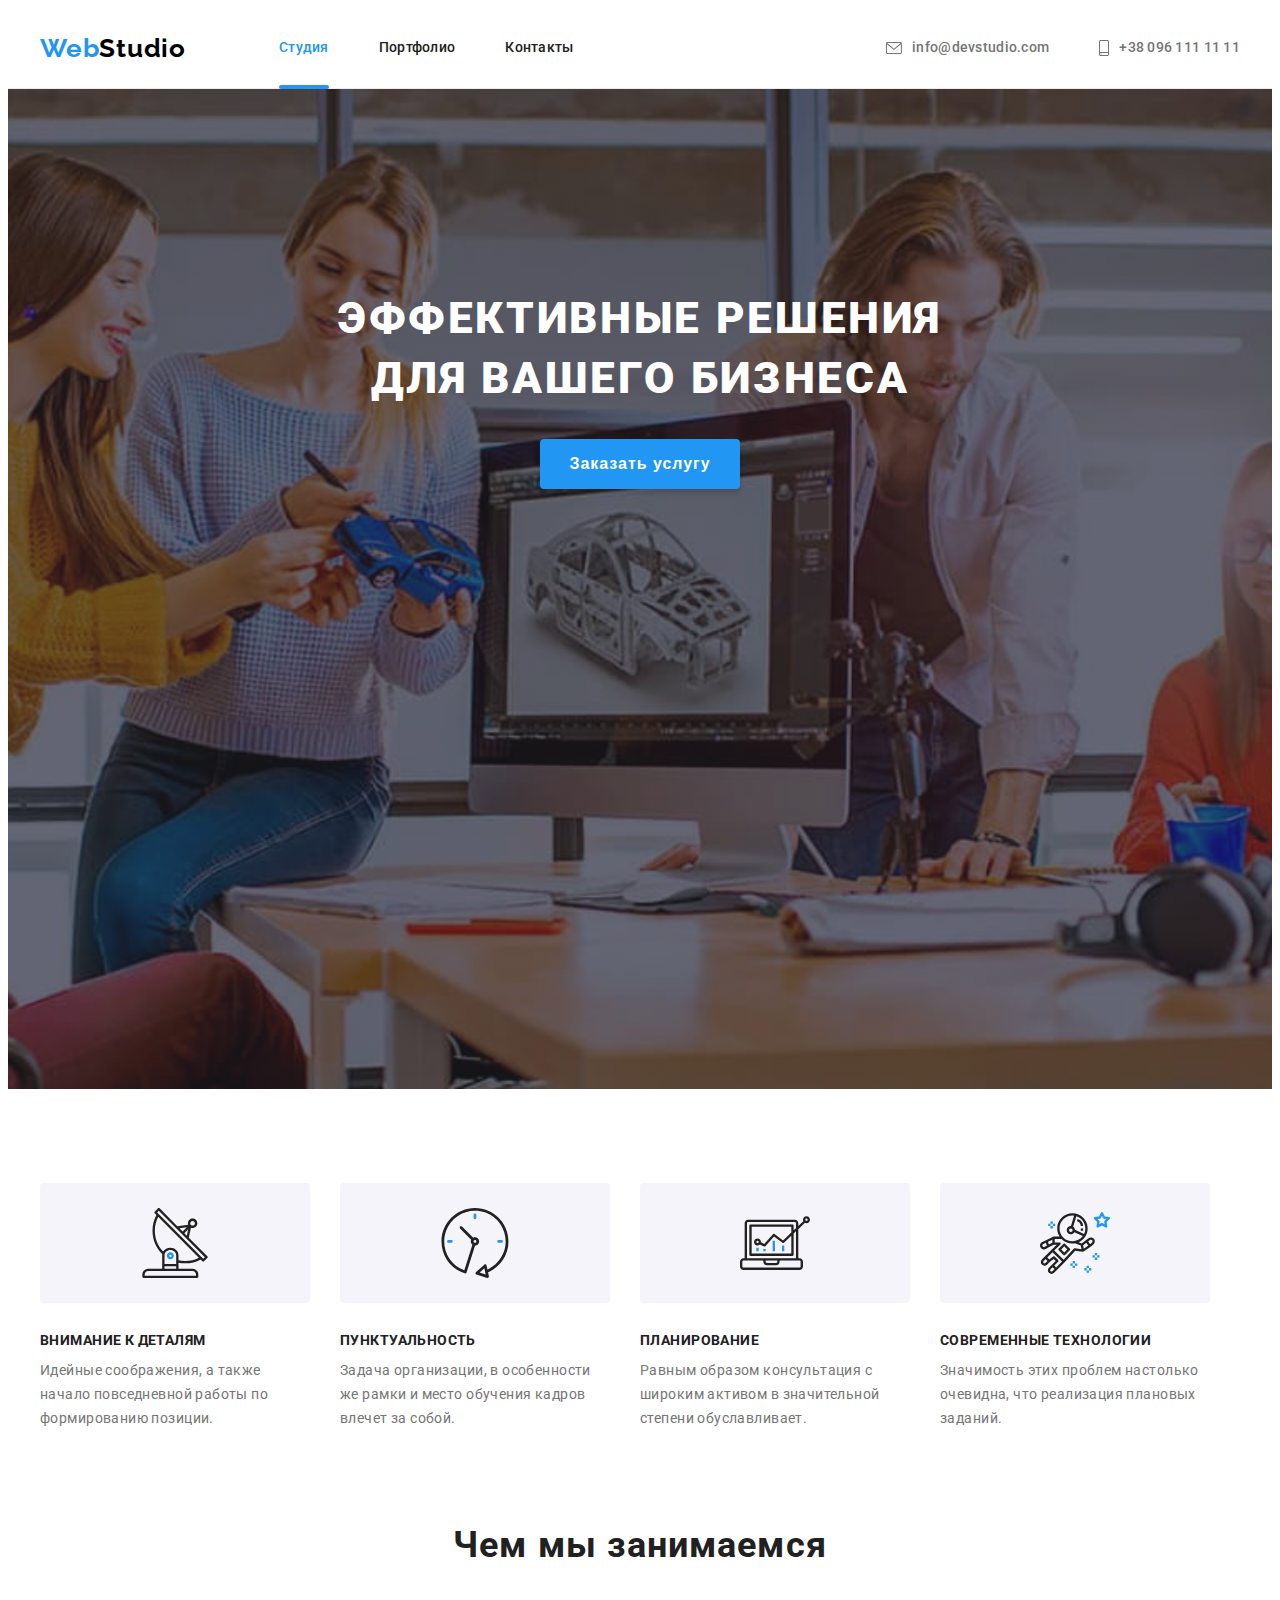
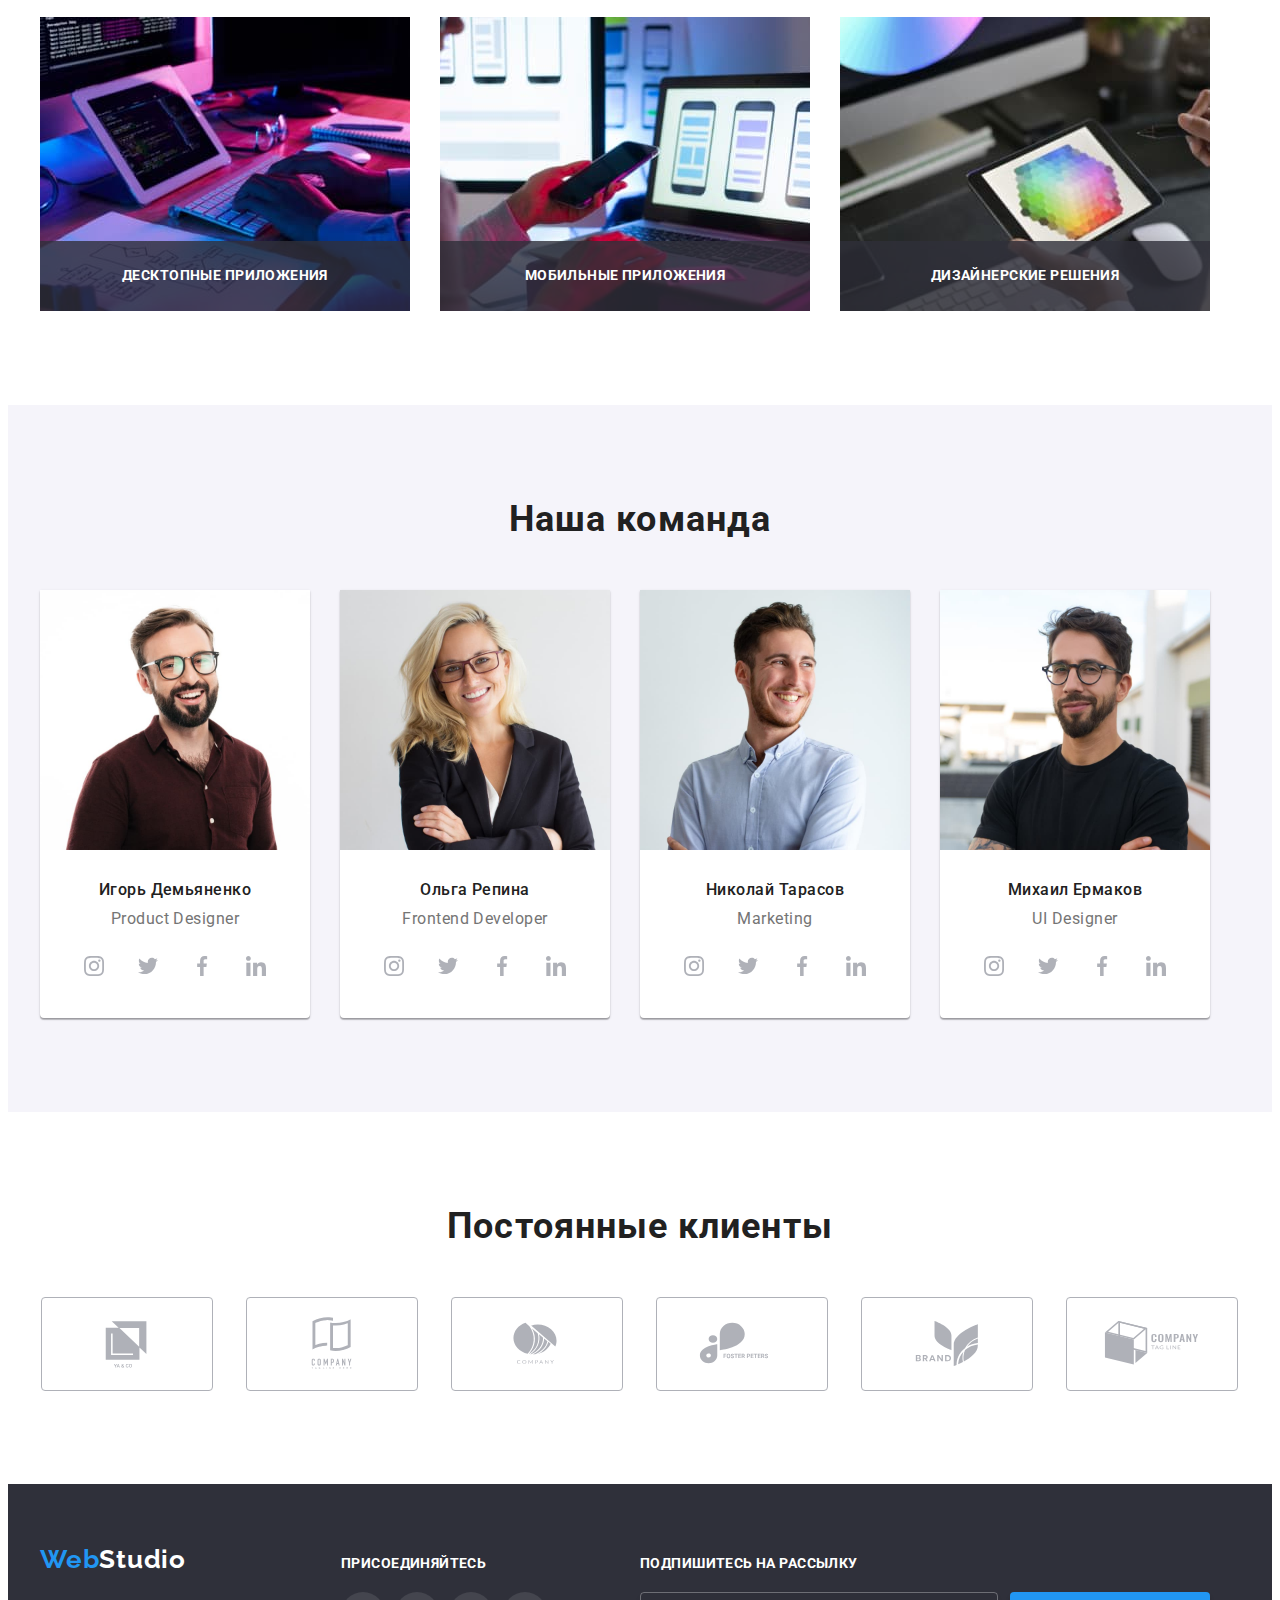
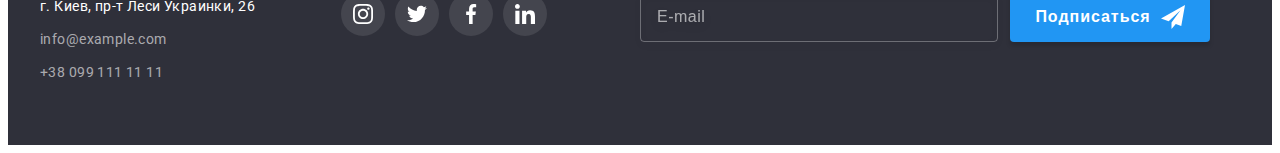
<file: index.html>
<!DOCTYPE html>
<html lang="ru">
  <head>
    <meta charset="UTF-8" />
    <meta http-equiv="X-UA-Compatible" content="IE=edge" />
    <meta name="viewport" content="width=device-width, initial-scale=1.0" />
    <title>WebStudio</title>
    <link rel="preconnect" href="https://fonts.googleapis.com" />
    <link rel="preconnect" href="https://fonts.gstatic.com" crossorigin />
    <link
      href="https://fonts.googleapis.com/css2?family=Raleway:wght@700&family=Roboto:wght@400;500;700;900&display=swap"
      rel="stylesheet"
    />
    <link
      rel="stylesheet"
      href="https://cdnjs.cloudflare.com/ajax/libs/modern-normalize/1.1.0/modern-normalize.min.css"
      integrity="sha512-wpPYUAdjBVSE4KJnH1VR1HeZfpl1ub8YT/NKx4PuQ5NmX2tKuGu6U/JRp5y+Y8XG2tV+wKQpNHVUX03MfMFn9Q=="
      crossorigin="anonymous"
      referrerpolicy="no-referrer"
    />
    <link rel="stylesheet" href="./css/main.min.css" />
  </head>
  <body>
    <!-- Шапка сайта -->
    <header class="header">
      <div class="container header__container">
        <nav class="site-nav">
          <a class="logo header__logo" href="./index.html" lang="en"
            >Web<span class="logo__text">Studio</span></a
          >
          <ul class="nav-list">
            <li class="nav-list__item">
              <a class="nav-list__link nav-list__link--current" href="./index.html">Студия</a>
            </li>
            <li class="nav-list__item">
              <a class="nav-list__link" href="./portfolio.html">Портфолио</a>
            </li>
            <li class="nav-list__item"><a class="nav-list__link" href="">Контакты</a></li>
          </ul>
        </nav>
        <ul class="contact">
          <li class="contact__item">
            <a class="contact__link" href="mailto:info@devstudio.com"
              ><svg class="contact__icon" width="16" height="12">
                <use href="images/icons.svg#envelope"></use>
              </svg>
              info@devstudio.com
            </a>
          </li>
          <li class="contact__item">
            <a class="contact__link" href="tel:+380961111111">
              <svg class="contact__icon" width="10" height="16">
                <use href="images/icons.svg#smartphone"></use>
              </svg>
              +38 096 111 11 11
            </a>
          </li>
        </ul>
      </div>
    </header>
    <main>
      <!-- Герой -->
      <section class="hero">
        <div class="container">
          <h1 class="hero__title">Эффективные решения для вашего бизнеса</h1>
          <button class="button" type="button" data-modal-open>Заказать услугу</button>
        </div>
      </section>
      <!-- Преимущества -->
      <section class="section">
        <div class="container">
          <h2 class="visually-hidden">Преимущества компании</h2>
          <ul class="benefits">
            <li class="benefits__item">
              <div class="benefits__icon-container">
                <svg class="benefits__icon" width="70" height="70">
                  <use href="./images/icons.svg#antenna"></use>
                </svg>
              </div>
              <h3 class="benefits__title">Внимание к деталям</h3>
              <p class="benefits__desc">
                Идейные соображения, а также начало повседневной работы по формированию позиции.
              </p>
            </li>
            <li class="benefits__item">
              <div class="benefits__icon-container">
                <svg class="benefits__icon" width="70" height="70">
                  <use href="./images/icons.svg#clock"></use>
                </svg>
              </div>
              <h3 class="benefits__title">Пунктуальность</h3>
              <p class="benefits__desc">
                Задача организации, в особенности же рамки и место обучения кадров влечет за собой.
              </p>
            </li>
            <li class="benefits__item">
              <div class="benefits__icon-container">
                <svg class="benefits__icon" width="70" height="70">
                  <use href="./images/icons.svg#diagram"></use>
                </svg>
              </div>
              <h3 class="benefits__title">Планирование</h3>
              <p class="benefits__desc">
                Равным образом консультация с широким активом в значительной степени обуславливает.
              </p>
            </li>
            <li class="benefits__item">
              <div class="benefits__icon-container">
                <svg class="benefits__icon" width="70" height="70">
                  <use href="./images/icons.svg#astronaut"></use>
                </svg>
              </div>
              <h3 class="benefits__title">Современные технологии</h3>
              <p class="benefits__desc">
                Значимость этих проблем настолько очевидна, что реализация плановых заданий.
              </p>
            </li>
          </ul>
        </div>
      </section>
      <!-- Рабочие процессы -->
      <section class="section section--no-padding-top">
        <div class="container">
          <h2 class="section__title">Чем мы занимаемся</h2>
          <ul class="process-list">
            <li class="process-list__item">
              <img
                src="./images/what-we-do-img-1.jpg"
                alt="сотрудник печатает текст"
                width="370"
                height="294"
              />
              <h3 class="process-list__title">Десктопные приложения</h3>
            </li>
            <li class="process-list__item">
              <img
                src="./images/what-we-do-img-2.jpg"
                alt="сотрудник выбирает макет"
                width="370"
                height="294"
              />
              <h3 class="process-list__title">Мобильные приложения</h3>
            </li>
            <li class="process-list__item">
              <img
                src="./images/what-we-do-img-3.jpg"
                alt="сотрудник выбирает цвет"
                width="370"
                height="294"
              />
              <h3 class="process-list__title">Дизайнерские решения</h3>
            </li>
          </ul>
        </div>
      </section>
      <!-- Команда -->
      <section class="section section--other-background">
        <div class="container">
          <h2 class="section__title">Наша команда</h2>
          <ul class="team-list">
            <li class="team-list__item">
              <img
                src="./images/our-team-img-1.jpg"
                alt="Игорь Демьяненко"
                width="270"
                height="260"
              />
              <div class="team-list__wrap">
                <h3 class="team-list__title">Игорь Демьяненко</h3>
                <p class="team-list__text" lang="en">Product Designer</p>
                <ul class="social">
                  <li class="social__item">
                    <a class="social__link" href="">
                      <svg class="social__icon" width="20" height="20">
                        <use href="./images/icons.svg#instagram"></use>
                      </svg>
                    </a>
                  </li>
                  <li class="social__item">
                    <a class="social__link" href="">
                      <svg class="social__icon" width="20" height="20">
                        <use href="./images/icons.svg#twitter"></use>
                      </svg>
                    </a>
                  </li>
                  <li class="social__item">
                    <a class="social__link" href="">
                      <svg class="social__icon" width="20" height="20">
                        <use href="./images/icons.svg#facebook"></use>
                      </svg>
                    </a>
                  </li>
                  <li class="social__item">
                    <a class="social__link" href="">
                      <svg class="social__icon" width="20" height="20">
                        <use href="./images/icons.svg#linkedin"></use>
                      </svg>
                    </a>
                  </li>
                </ul>
              </div>
            </li>
            <li class="team-list__item">
              <img src="./images/our-team-img-2.jpg" alt="Ольга Репина" width="270" height="260" />
              <div class="team-list__wrap">
                <h3 class="team-list__title">Ольга Репина</h3>
                <p class="team-list__text" lang="en">Frontend Developer</p>
                <ul class="social">
                  <li class="social__item">
                    <a class="social__link" href="">
                      <svg class="social__icon" width="20" height="20">
                        <use href="./images/icons.svg#instagram"></use>
                      </svg>
                    </a>
                  </li>
                  <li class="social__item">
                    <a class="social__link" href="">
                      <svg class="social__icon" width="20" height="20">
                        <use href="./images/icons.svg#twitter"></use>
                      </svg>
                    </a>
                  </li>
                  <li class="social__item">
                    <a class="social__link" href="">
                      <svg class="social__icon" width="20" height="20">
                        <use href="./images/icons.svg#facebook"></use>
                      </svg>
                    </a>
                  </li>
                  <li class="social__item">
                    <a class="social__link" href="">
                      <svg class="social__icon" width="20" height="20">
                        <use href="./images/icons.svg#linkedin"></use>
                      </svg>
                    </a>
                  </li>
                </ul>
              </div>
            </li>
            <li class="team-list__item">
              <img
                src="./images/our-team-img-3.jpg"
                alt="Николай Тарасов"
                width="270"
                height="260"
              />
              <div class="team-list__wrap">
                <h3 class="team-list__title">Николай Тарасов</h3>
                <p class="team-list__text" lang="en">Marketing</p>
                <ul class="social">
                  <li class="social__item">
                    <a class="social__link" href="">
                      <svg class="social__icon" width="20" height="20">
                        <use href="./images/icons.svg#instagram"></use>
                      </svg>
                    </a>
                  </li>
                  <li class="social__item">
                    <a class="social__link" href="">
                      <svg class="social__icon" width="20" height="20">
                        <use href="./images/icons.svg#twitter"></use>
                      </svg>
                    </a>
                  </li>
                  <li class="social__item">
                    <a class="social__link" href="">
                      <svg class="social__icon" width="20" height="20">
                        <use href="./images/icons.svg#facebook"></use>
                      </svg>
                    </a>
                  </li>
                  <li class="social__item">
                    <a class="social__link" href="">
                      <svg class="social__icon" width="20" height="20">
                        <use href="./images/icons.svg#linkedin"></use>
                      </svg>
                    </a>
                  </li>
                </ul>
              </div>
            </li>
            <li class="team-list__item">
              <img
                src="./images/our-team-img-4.jpg"
                alt="Михаил Ермаков"
                width="270"
                height="260"
              />
              <div class="team-list__wrap">
                <h3 class="team-list__title">Михаил Ермаков</h3>
                <p class="team-list__text" lang="en">UI Designer</p>
                <ul class="social">
                  <li class="social__item">
                    <a class="social__link" href="">
                      <svg class="social__icon" width="20" height="20">
                        <use href="./images/icons.svg#instagram"></use>
                      </svg>
                    </a>
                  </li>
                  <li class="social__item">
                    <a class="social__link" href="">
                      <svg class="social__icon" width="20" height="20">
                        <use href="./images/icons.svg#twitter"></use>
                      </svg>
                    </a>
                  </li>
                  <li class="social__item">
                    <a class="social__link" href="">
                      <svg class="social__icon" width="20" height="20">
                        <use href="./images/icons.svg#facebook"></use>
                      </svg>
                    </a>
                  </li>
                  <li class="social__item">
                    <a class="social__link" href="">
                      <svg class="social__icon" width="20" height="20">
                        <use href="./images/icons.svg#linkedin"></use>
                      </svg>
                    </a>
                  </li>
                </ul>
              </div>
            </li>
          </ul>
        </div>
      </section>
      <!-- Клиенты -->
      <section class="section">
        <div class="container">
          <h2 class="section__title">Постоянные клиенты</h2>
          <ul class="clients-list">
            <li class="clients-list__item">
              <a class="clients-list__link" href="">
                <svg class="clients-list__icon" width="106" height="60">
                  <use href="images/icons.svg#logo-1"></use>
                </svg>
              </a>
            </li>
            <li class="clients-list__item">
              <a class="clients-list__link" href="">
                <svg class="clients-list__icon" width="106" height="60">
                  <use href="images/icons.svg#logo-2"></use>
                </svg>
              </a>
            </li>
            <li class="clients-list__item">
              <a class="clients-list__link" href="">
                <svg class="clients-list__icon" width="106" height="60">
                  <use href="images/icons.svg#logo-3"></use>
                </svg>
              </a>
            </li>
            <li class="clients-list__item">
              <a class="clients-list__link" href="">
                <svg class="clients-list__icon" width="106" height="60">
                  <use href="images/icons.svg#logo-4"></use>
                </svg>
              </a>
            </li>
            <li class="clients-list__item">
              <a class="clients-list__link" href="">
                <svg class="clients-list__icon" width="106" height="60">
                  <use href="images/icons.svg#logo-5"></use>
                </svg>
              </a>
            </li>
            <li class="clients-list__item">
              <a class="clients-list__link" href="">
                <svg class="clients-list__icon" width="106" height="60">
                  <use href="images/icons.svg#logo-6"></use>
                </svg>
              </a>
            </li>
          </ul>
        </div>
      </section>
    </main>
    <!-- Подвал сайта -->
    <footer class="footer">
      <div class="container footer__container">
        <div class="address-wrap">
          <a class="logo footer__logo" href="./index.html"
            >Web<span class="logo__text logo__text--inverse">Studio</span></a
          >
          <address class="address">
            <ul class="address-list">
              <li class="address-list__item">
                <a
                  class="address-list__link"
                  href="https://goo.gl/maps/jaHoriXnF1rFuWEq5"
                  target="_blank"
                  rel="noopener noreferrer"
                >
                  г. Киев, пр-т Леси Украинки, 26
                </a>
              </li>
              <li class="address-list__item">
                <a
                  class="address-list__link address-list__link--other-color"
                  href="mailto:info@example.com"
                  >info@example.com</a
                >
              </li>
              <li class="address-list__item">
                <a
                  class="address-list__link address-list__link--other-color"
                  href="tel:+380991111111"
                  >+38 099 111 11 11</a
                >
              </li>
            </ul>
          </address>
        </div>
        <div class="footer__social-wrap">
          <p class="social-text">присоединяйтесь</p>
          <ul class="social">
            <li class="social__item">
              <a class="social__link social__link--other-background" href="">
                <svg class="social__icon" width="20" height="20">
                  <use href="./images/icons.svg#instagram"></use>
                </svg>
              </a>
            </li>
            <li class="social__item">
              <a class="social__link social__link--other-background" href="">
                <svg class="social__icon" width="20" height="20">
                  <use href="./images/icons.svg#twitter"></use>
                </svg>
              </a>
            </li>
            <li class="social__item">
              <a class="social__link social__link--other-background" href="">
                <svg class="social__icon" width="20" height="20">
                  <use href="./images/icons.svg#facebook"></use>
                </svg>
              </a>
            </li>
            <li class="social__item">
              <a class="social__link social__link--other-background" href="">
                <svg class="social__icon" width="20" height="20">
                  <use href="./images/icons.svg#linkedin"></use>
                </svg>
              </a>
            </li>
          </ul>
        </div>
        <form class="subscribe">
          <p class="subscribe__text">Подпишитесь на рассылку</p>
          <div class="subscribe__wrap">
            <label class="subscribe__label">
              <input
                type="email"
                name="email"
                class="subscribe__field"
                placeholder="E-mail"
                required
              />
            </label>
            <button class="button" type="submit">
              Подписаться
              <svg class="subscribe__icon" width="24" height="24">
                <use href="images/icons.svg#send"></use>
              </svg>
            </button>
          </div>
        </form>
      </div>
    </footer>
    <!-- Модальное окно -->
    <div class="backdrop backdrop--is-hidden" data-modal>
      <div class="modal">
        <form class="form-modal">
          <p class="form-modal__text">Оставьте свои данные, мы вам перезвоним</p>
          <label for="username" class="form-modal__label">Имя</label>
          <div class="field-wrap">
            <input type="text" class="form-modal__field" name="username" id="username" />
            <svg class="form-modal__icon" width="18" height="18">
              <use href="images/icons.svg#black-person"></use>
            </svg>
          </div>

          <label for="tel" class="form-modal__label">Телефон</label>
          <div class="field-wrap">
            <input type="tel" class="form-modal__field" name="tel" id="tel" />
            <svg class="form-modal__icon" width="18" height="18">
              <use href="images/icons.svg#black-tel"></use>
            </svg>
          </div>

          <label for="email" class="form-modal__label">Почта</label>
          <div class="field-wrap">
            <input type="email" class="form-modal__field" name="email" id="email" />
            <svg class="form-modal__icon" width="18" height="18">
              <use href="images/icons.svg#black-env"></use>
            </svg>
          </div>

          <label for="comment" class="form-modal__label">Комментарий</label>
          <textarea
            name="comment"
            class="form-modal__comment"
            id="comment"
            placeholder="Введите текст"
          ></textarea>

          <label class="form-modal__license">
            <input
              class="form-modal__checkbox visually-hidden"
              type="checkbox"
              name="license"
              value="agreed"
            />
            <span class="custom-checkbox">
              <svg class="custom-checkbox__icon" width="100%" height="100%">
                <use href="images/icons.svg#check"></use>
              </svg>
            </span>
            Соглашаюсь с рассылкой и принимаю&nbsp;
            <a href="" class="form-modal__link">Условия договора</a>
          </label>

          <button type="submit" class="button form-modal__button">Отправить</button>
        </form>
        <button class="close-button" type="button" data-modal-close>
          <svg class="close-button__icon" width="11" height="11">
            <use href="images/icons.svg#close"></use>
          </svg>
        </button>
      </div>
    </div>
    <script src="./js/modal.js"></script>
  </body>
</html>
</file>
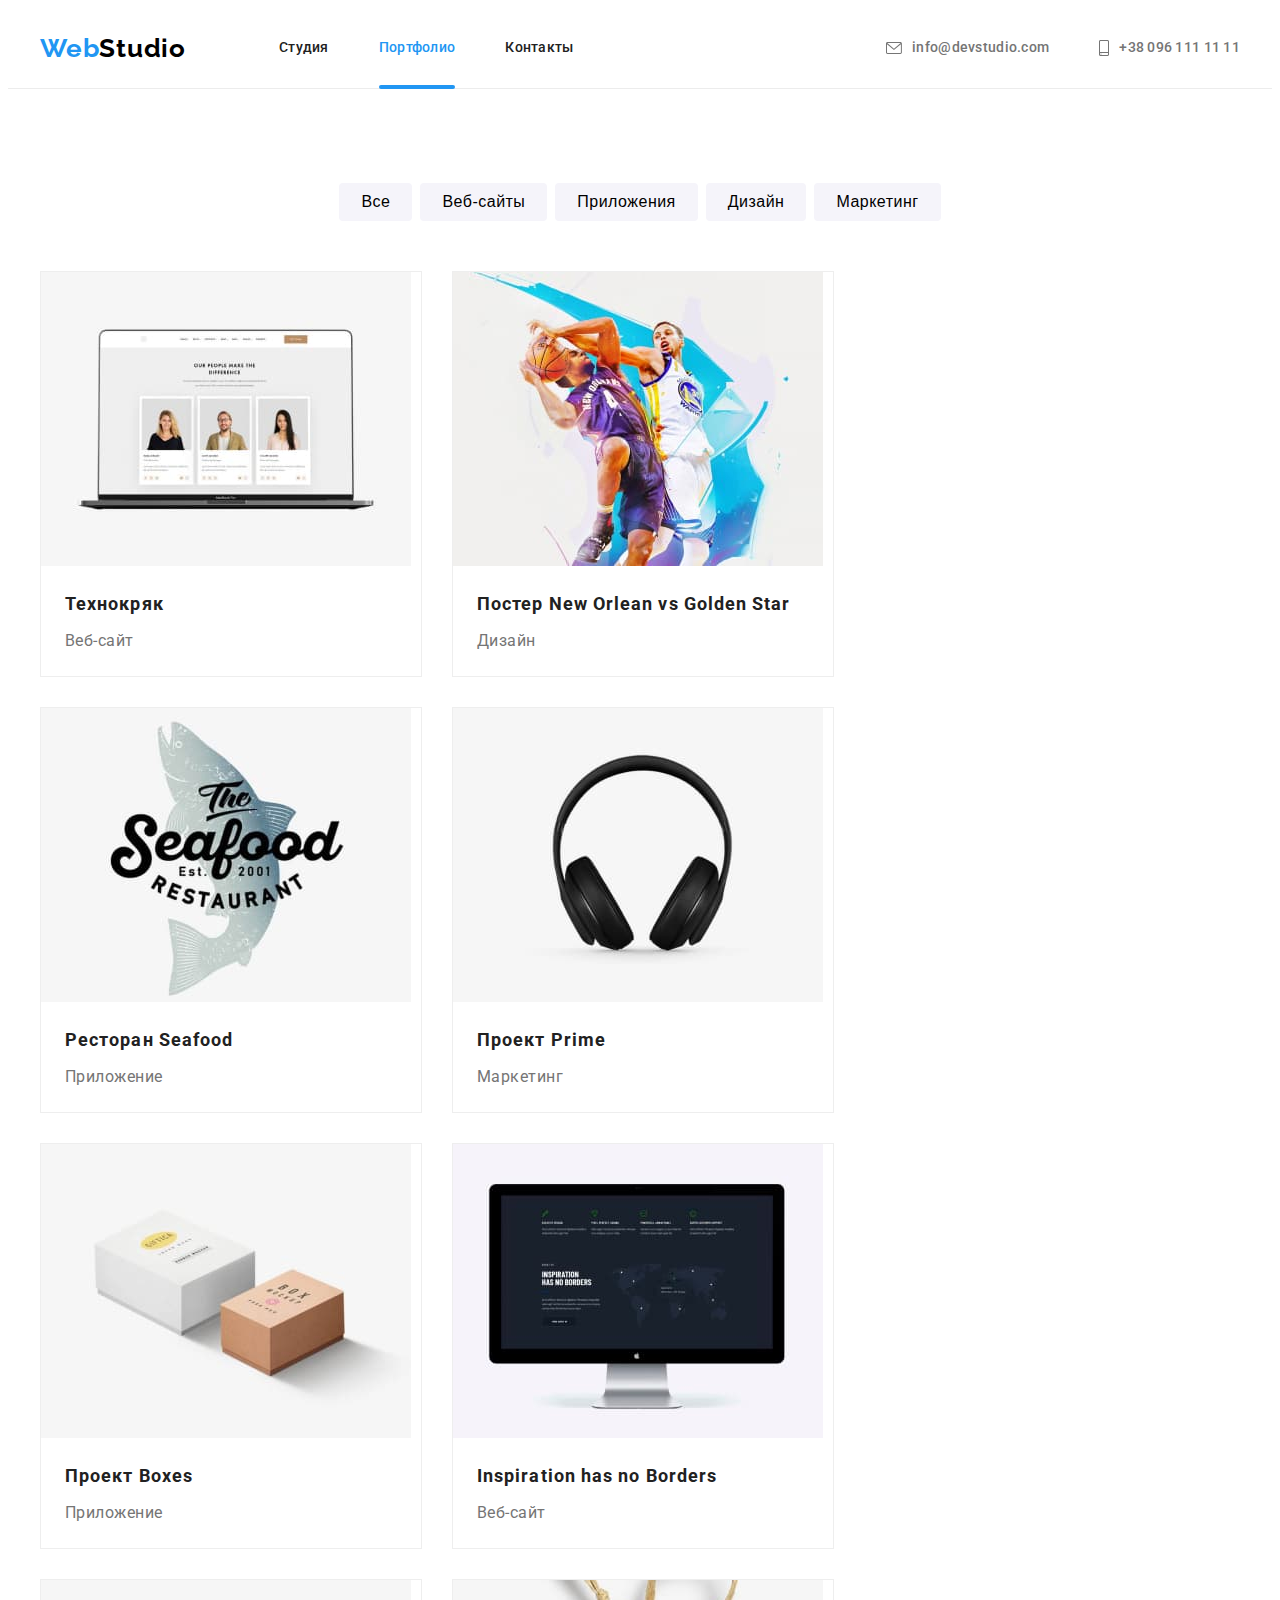
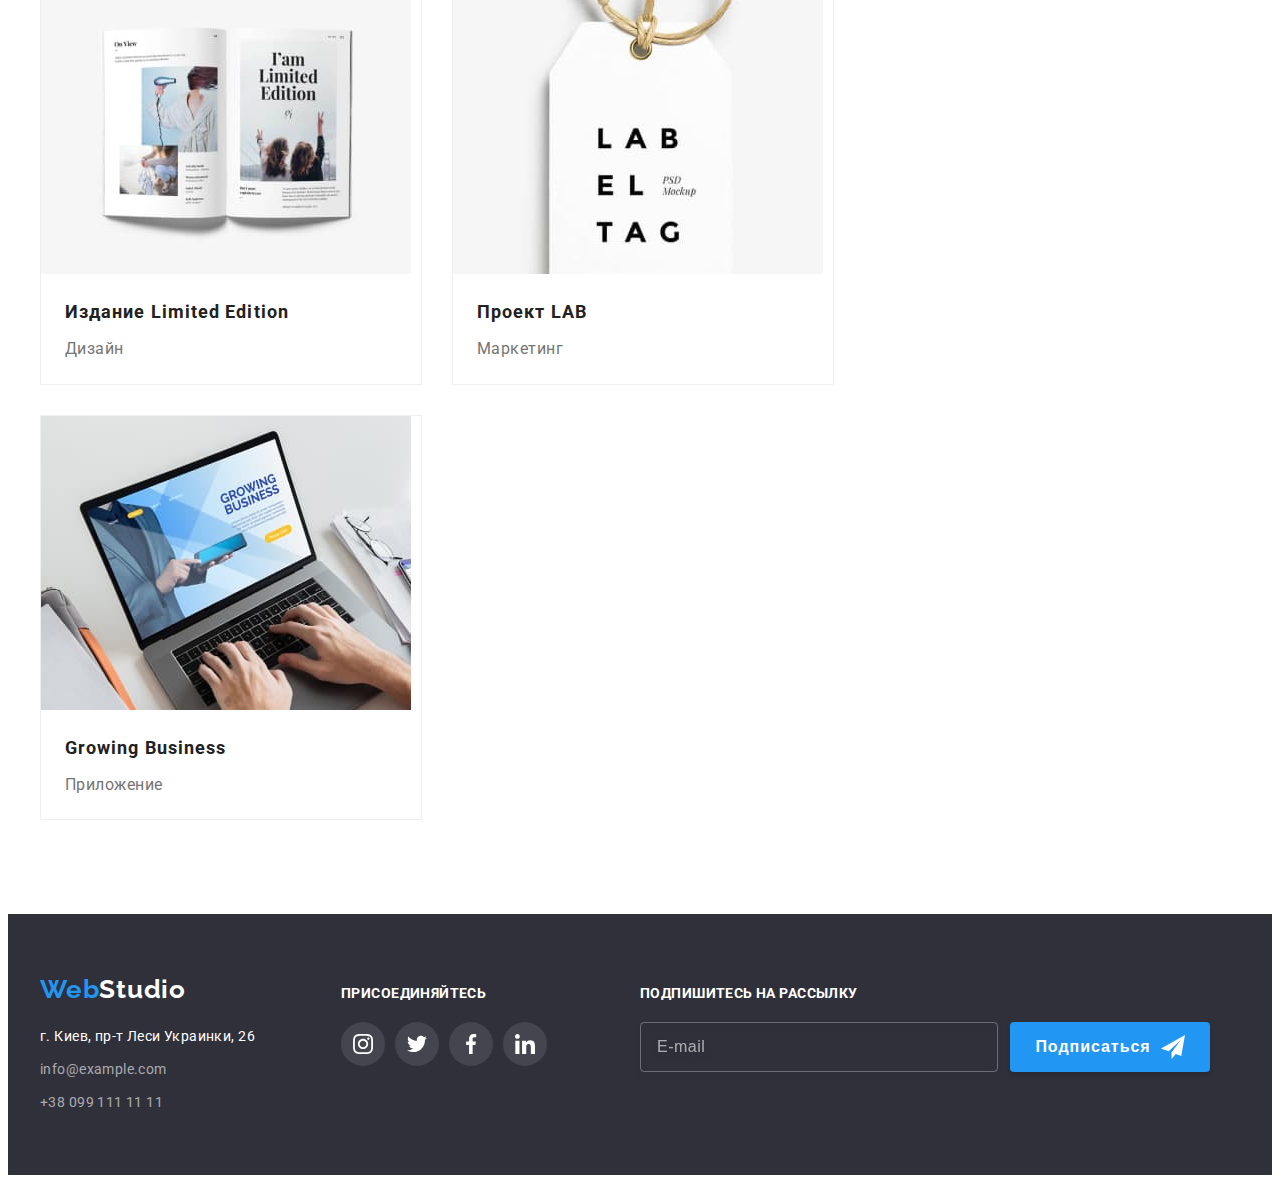
<file: portfolio.html>
<!DOCTYPE html>
<html lang="ru">
  <head>
    <meta charset="UTF-8" />
    <meta http-equiv="X-UA-Compatible" content="IE=edge" />
    <meta name="viewport" content="width=device-width, initial-scale=1.0" />
    <title>Портфолио</title>
    <link rel="preconnect" href="https://fonts.googleapis.com" />
    <link rel="preconnect" href="https://fonts.gstatic.com" crossorigin />
    <link
      href="https://fonts.googleapis.com/css2?family=Raleway:wght@700&family=Roboto:wght@400;500;700;900&display=swap"
      rel="stylesheet"
    />
    <link
      rel="stylesheet"
      href="https://cdnjs.cloudflare.com/ajax/libs/modern-normalize/1.1.0/modern-normalize.min.css"
      integrity="sha512-wpPYUAdjBVSE4KJnH1VR1HeZfpl1ub8YT/NKx4PuQ5NmX2tKuGu6U/JRp5y+Y8XG2tV+wKQpNHVUX03MfMFn9Q=="
      crossorigin="anonymous"
      referrerpolicy="no-referrer"
    />
    <link rel="stylesheet" href="./css/main.min.css" />
  </head>
  <body>
    <!-- Шапка сайта -->
    <header class="header">
      <div class="container header__container">
        <nav class="site-nav">
          <a class="logo header__logo" href="./index.html" lang="en"
            >Web<span class="logo__text">Studio</span></a
          >
          <ul class="nav-list">
            <li class="nav-list__item">
              <a class="nav-list__link" href="./index.html">Студия</a>
            </li>
            <li class="nav-list__item">
              <a class="nav-list__link nav-list__link--current" href="./portfolio.html"
                >Портфолио</a
              >
            </li>
            <li class="nav-list__item"><a class="nav-list__link" href="">Контакты</a></li>
          </ul>
        </nav>
        <ul class="contact">
          <li class="contact__item">
            <a class="contact__link" href="mailto:info@devstudio.com"
              ><svg class="contact__icon" width="16" height="12">
                <use href="images/icons.svg#envelope"></use>
              </svg>
              info@devstudio.com
            </a>
          </li>
          <li class="contact__item">
            <a class="contact__link" href="tel:+380961111111">
              <svg class="contact__icon" width="10" height="16">
                <use href="images/icons.svg#smartphone"></use>
              </svg>
              +38 096 111 11 11
            </a>
          </li>
        </ul>
      </div>
    </header>
    <main>
      <!-- Работы -->
      <section class="section">
        <div class="container">
          <h1 class="visually-hidden">Наши работы</h1>
          <ul class="filter">
            <li class="filter__item"><button class="filter__btn" type="button">Все</button></li>
            <li class="filter__item">
              <button class="filter__btn" type="button">Веб-сайты</button>
            </li>
            <li class="filter__item">
              <button class="filter__btn" type="button">Приложения</button>
            </li>
            <li class="filter__item">
              <button class="filter__btn" type="button">Дизайн</button>
            </li>
            <li class="filter__item">
              <button class="filter__btn" type="button">Маркетинг</button>
            </li>
          </ul>
          <ul class="gallery">
            <li class="gallery__item">
              <a class="gallery__link" href="">
                <div class="gallery__img-thumb">
                  <img
                    src="./images/our-works-img-1.jpg"
                    alt="На ноутбуке открыт вебсайт"
                    width="370"
                    height="294"
                  />
                  <div class="gallery__desc-is-hidden">
                    <p class="gallery__desc-overlay">
                      Технокряк это современная площадка распространения коронавируса. Компании
                      используют эту платформу для цифрового шпионажа и атак на защищённые сервера
                      конкурентов.
                    </p>
                  </div>
                </div>

                <div class="gallery__text-wrap">
                  <h2 class="gallery__title">Технокряк</h2>
                  <p class="gallery__desc">Веб-сайт</p>
                </div>
              </a>
            </li>
            <li class="gallery__item">
              <a class="gallery__link" href="">
                <div class="gallery__img-thumb">
                  <img
                    src="./images/our-works-img-2.jpg"
                    alt="Два баскетболиста с мячом"
                    width="370"
                    height="294"
                  />
                  <div class="gallery__desc-is-hidden">
                    <p class="gallery__desc-overlay"></p>
                  </div>
                </div>
                <div class="gallery__text-wrap">
                  <h2 class="gallery__title">
                    Постер <span lang="en">New Orlean vs Golden Star</span>
                  </h2>
                  <p class="gallery__desc">Дизайн</p>
                </div>
              </a>
            </li>
            <li class="gallery__item">
              <a class="gallery__link" href="">
                <div class="gallery__img-thumb">
                  <img
                    src="./images/our-works-img-3.jpg"
                    alt="Логотип ресторана"
                    width="370"
                    height="294"
                  />
                  <div class="gallery__desc-is-hidden">
                    <p class="gallery__desc-overlay"></p>
                  </div>
                </div>
                <div class="gallery__text-wrap">
                  <h2 class="gallery__title">Ресторан <span lang="en">Seafood</span></h2>
                  <p class="gallery__desc">Приложение</p>
                </div>
              </a>
            </li>
            <li class="gallery__item">
              <a class="gallery__link" href="">
                <div class="gallery__img-thumb">
                  <img src="./images/our-works-img-4.jpg" alt="Наушники" width="370" height="294" />
                  <div class="gallery__desc-is-hidden">
                    <p class="gallery__desc-overlay"></p>
                  </div>
                </div>
                <div class="gallery__text-wrap">
                  <h2 class="gallery__title">Проект <span lang="en">Prime</span></h2>
                  <p class="gallery__desc">Маркетинг</p>
                </div>
              </a>
            </li>
            <li class="gallery__item">
              <a class="gallery__link" href="">
                <div class="gallery__img-thumb">
                  <img
                    src="./images/our-works-img-5.jpg"
                    alt="Две коробки"
                    width="370"
                    height="294"
                  />
                  <div class="gallery__desc-is-hidden">
                    <p class="gallery__desc-overlay"></p>
                  </div>
                </div>
                <div class="gallery__text-wrap">
                  <h2 class="gallery__title">Проект <span lang="en">Boxes</span></h2>
                  <p class="gallery__desc">Приложение</p>
                </div>
              </a>
            </li>
            <li class="gallery__item">
              <a class="gallery__link" href="">
                <div class="gallery__img-thumb">
                  <img
                    src="./images/our-works-img-6.jpg"
                    alt="На компьютере открыт вебсайт"
                    width="370"
                    height="294"
                  />
                  <div class="gallery__desc-is-hidden">
                    <p class="gallery__desc-overlay"></p>
                  </div>
                </div>
                <div class="gallery__text-wrap">
                  <h2 class="gallery__title" lang="en">Inspiration has no Borders</h2>
                  <p class="gallery__desc">Веб-сайт</p>
                </div>
              </a>
            </li>
            <li class="gallery__item">
              <a class="gallery__link" href="">
                <div class="gallery__img-thumb">
                  <img
                    src="./images/our-works-img-7.jpg"
                    alt="Открытый журнал"
                    width="370"
                    height="294"
                  />
                  <div class="gallery__desc-is-hidden">
                    <p class="gallery__desc-overlay"></p>
                  </div>
                </div>
                <div class="gallery__text-wrap">
                  <h2 class="gallery__title">Издание <span lang="en">Limited Edition</span></h2>
                  <p class="gallery__desc">Дизайн</p>
                </div>
              </a>
            </li>
            <li class="gallery__item">
              <a class="gallery__link" href="">
                <div class="gallery__img-thumb">
                  <img
                    src="./images/our-works-img-8.jpg"
                    alt="Бирка с названием"
                    width="370"
                    height="294"
                  />
                  <div class="gallery__desc-is-hidden">
                    <p class="gallery__desc-overlay"></p>
                  </div>
                </div>
                <div class="gallery__text-wrap">
                  <h2 class="gallery__title">Проект <span lang="en">LAB</span></h2>
                  <p class="gallery__desc">Маркетинг</p>
                </div>
              </a>
            </li>
            <li class="gallery__item">
              <a class="gallery__link" href="">
                <div class="gallery__img-thumb">
                  <img
                    src="./images/our-works-img-9.jpg"
                    alt="Человек печатает на ноутбуке"
                    width="370"
                    height="294"
                  />
                  <div class="gallery__desc-is-hidden">
                    <p class="gallery__desc-overlay"></p>
                  </div>
                </div>
                <div class="gallery__text-wrap">
                  <h2 class="gallery__title" lang="en">Growing Business</h2>
                  <p class="gallery__desc">Приложение</p>
                </div>
              </a>
            </li>
          </ul>
        </div>
      </section>
    </main>
    <!-- Подвал сайта -->
    <footer class="footer">
      <div class="container footer__container">
        <div class="address-wrap">
          <a class="logo footer__logo" href="./index.html"
            >Web<span class="logo__text logo__text--inverse">Studio</span></a
          >
          <address class="address">
            <ul class="address-list">
              <li class="address-list__item">
                <a
                  class="address-list__link"
                  href="https://goo.gl/maps/jaHoriXnF1rFuWEq5"
                  target="_blank"
                  rel="noopener noreferrer"
                >
                  г. Киев, пр-т Леси Украинки, 26
                </a>
              </li>
              <li class="address-list__item">
                <a
                  class="address-list__link address-list__link--other-color"
                  href="mailto:info@example.com"
                  >info@example.com</a
                >
              </li>
              <li class="address-list__item">
                <a
                  class="address-list__link address-list__link--other-color"
                  href="tel:+380991111111"
                  >+38 099 111 11 11</a
                >
              </li>
            </ul>
          </address>
        </div>
        <div class="footer__social-wrap">
          <p class="social-text">присоединяйтесь</p>
          <ul class="social">
            <li class="social__item">
              <a class="social__link social__link--other-background" href="">
                <svg class="social__icon" width="20" height="20">
                  <use href="./images/icons.svg#instagram"></use>
                </svg>
              </a>
            </li>
            <li class="social__item">
              <a class="social__link social__link--other-background" href="">
                <svg class="social__icon" width="20" height="20">
                  <use href="./images/icons.svg#twitter"></use>
                </svg>
              </a>
            </li>
            <li class="social__item">
              <a class="social__link social__link--other-background" href="">
                <svg class="social__icon" width="20" height="20">
                  <use href="./images/icons.svg#facebook"></use>
                </svg>
              </a>
            </li>
            <li class="social__item">
              <a class="social__link social__link--other-background" href="">
                <svg class="social__icon" width="20" height="20">
                  <use href="./images/icons.svg#linkedin"></use>
                </svg>
              </a>
            </li>
          </ul>
        </div>
        <form class="subscribe">
          <p class="subscribe__text">Подпишитесь на рассылку</p>
          <div class="subscribe__wrap">
            <label class="subscribe__label">
              <input
                type="email"
                name="email"
                class="subscribe__field"
                placeholder="E-mail"
                required
              />
            </label>
            <button class="button" type="submit">
              Подписаться
              <svg class="subscribe__icon" width="24" height="24">
                <use href="images/icons.svg#send"></use>
              </svg>
            </button>
          </div>
        </form>
      </div>
    </footer>
  </body>
</html>
</file>
<file: css/main.min.css>
.visually-hidden{position:absolute;width:1px;height:1px;margin:-1px;border:0;padding:0;white-space:nowrap;-webkit-clip-path:inset(100%);clip-path:inset(100%);clip:rect(0 0 0 0);overflow:hidden}h1,h2,h3,h4,h5,h6,p{margin:0}ul{list-style:none;margin:0;padding:0}button{border:none;cursor:pointer}img{display:block;max-width:100%;height:auto}a{text-decoration:none}body{font-family:Roboto, sans-serif;color:#212121}.section{padding-top:94px;padding-bottom:94px;background-color:#fff}.container{width:1200px;margin-left:auto;margin-right:auto;padding-right:15px;padding-left:15px}.section__title{margin-bottom:50px;font-size:36px;line-height:1.16;text-align:center;letter-spacing:0.03em}.social{display:-webkit-box;display:-ms-flexbox;display:flex;-webkit-box-pack:center;-ms-flex-pack:center;justify-content:center}.social__item:not(:last-child){margin-right:10px}.social__link{display:-webkit-box;display:-ms-flexbox;display:flex;-webkit-box-align:center;-ms-flex-align:center;align-items:center;-webkit-box-pack:center;-ms-flex-pack:center;justify-content:center;width:44px;height:44px;background-color:#fff;border-radius:50%;color:#afb1b8;-webkit-transition:background-color 250ms cubic-bezier(0.4, 0, 0.2, 1),color 250ms cubic-bezier(0.4, 0, 0.2, 1);transition:background-color 250ms cubic-bezier(0.4, 0, 0.2, 1),color 250ms cubic-bezier(0.4, 0, 0.2, 1)}.social__link:hover,.social__link:focus{background-color:#2196f3;color:#fff}.social__icon{fill:currentColor}.button{display:-webkit-inline-box;display:-ms-inline-flexbox;display:inline-flex;-webkit-box-align:center;-ms-flex-align:center;align-items:center;-webkit-box-pack:center;-ms-flex-pack:center;justify-content:center;width:200px;height:50px;padding:0;font-weight:bold;font-size:16px;line-height:1.87;letter-spacing:0.06em;color:#fff;background-color:#2196f3;-webkit-box-shadow:0px 4px 4px rgba(0,0,0,0.15);box-shadow:0px 4px 4px rgba(0,0,0,0.15);border-radius:4px;-webkit-transition:background-color 250ms cubic-bezier(0.4, 0, 0.2, 1);transition:background-color 250ms cubic-bezier(0.4, 0, 0.2, 1)}.button:hover,.button:focus{background-color:#188ce8}.backdrop{position:fixed;top:0;left:0;width:100%;height:100%;background:rgba(0,0,0,0.2);opacity:1;visibility:visible;-webkit-transition:opacity 250ms cubic-bezier(0.4, 0, 0.2, 1),visibility 250ms cubic-bezier(0.4, 0, 0.2, 1);transition:opacity 250ms cubic-bezier(0.4, 0, 0.2, 1),visibility 250ms cubic-bezier(0.4, 0, 0.2, 1)}.backdrop--is-hidden{opacity:0;pointer-events:none;visibility:hidden}.modal{position:absolute;top:50%;left:50%;min-width:528px;min-height:581px;padding:40px;background:#fff;-webkit-box-shadow:0px 1px 3px rgba(0,0,0,0.12),0px 1px 1px rgba(0,0,0,0.14),0px 2px 1px rgba(0,0,0,0.2);box-shadow:0px 1px 3px rgba(0,0,0,0.12),0px 1px 1px rgba(0,0,0,0.14),0px 2px 1px rgba(0,0,0,0.2);border-radius:4px;-webkit-transform:translate(-50%, -50%) scale(1);transform:translate(-50%, -50%) scale(1);-webkit-transition:-webkit-transform 250ms cubic-bezier(0.4, 0, 0.2, 1);transition:-webkit-transform 250ms cubic-bezier(0.4, 0, 0.2, 1);transition:transform 250ms cubic-bezier(0.4, 0, 0.2, 1);transition:transform 250ms cubic-bezier(0.4, 0, 0.2, 1), -webkit-transform 250ms cubic-bezier(0.4, 0, 0.2, 1)}.backdrop--is-hidden .modal{-webkit-transform:translate(-50%, -50%) scale(1.2);transform:translate(-50%, -50%) scale(1.2)}.close-button{position:absolute;top:8px;right:8px;width:30px;height:30px;color:#000000;background:#fff;border:1px solid rgba(0,0,0,0.1);border-radius:50%;-webkit-transition:color 250ms cubic-bezier(0.4, 0, 0.2, 1);transition:color 250ms cubic-bezier(0.4, 0, 0.2, 1)}.close-button:hover,.close-button:focus{color:#2196f3}.close-button__icon{position:absolute;top:50%;left:50%;-webkit-transform:translate(-50%, -50%);transform:translate(-50%, -50%);fill:currentColor}.form-modal__text{display:block;margin-bottom:12px;font-weight:bold;font-size:20px;line-height:1.15;text-align:center;letter-spacing:0.03em;color:#212121}.form-modal__label{display:block;margin-bottom:4px;font-size:12px;line-height:1.17;letter-spacing:0.01em;color:#757575}.form-modal__field{display:block;width:100%;height:40px;padding-left:42px;border:1px solid rgba(33,33,33,0.2);-webkit-box-sizing:border-box;box-sizing:border-box;border-radius:4px;outline:none;-webkit-transition:border 250ms cubic-bezier(0.4, 0, 0.2, 1);transition:border 250ms cubic-bezier(0.4, 0, 0.2, 1)}.form-modal__field:focus{border:1px solid #2196f3}.form-modal__field:focus+.form-modal__icon{fill:#2196f3}.form-modal__icon{position:absolute;top:50%;left:12px;-webkit-transform:translateY(-50%);transform:translateY(-50%);fill:#000000;-webkit-transition:fill 250ms cubic-bezier(0.4, 0, 0.2, 1);transition:fill 250ms cubic-bezier(0.4, 0, 0.2, 1)}.form-modal__comment{width:100%;height:120px;margin-bottom:20px;padding:12px 16px;font-size:12px;line-height:1.17;letter-spacing:0.01em;border:1px solid rgba(33,33,33,0.2);-webkit-box-sizing:border-box;box-sizing:border-box;border-radius:4px;resize:none;outline:none;-webkit-transition:border 250ms cubic-bezier(0.4, 0, 0.2, 1);transition:border 250ms cubic-bezier(0.4, 0, 0.2, 1)}.form-modal__comment:focus{border:1px solid #2196f3}.form-modal__comment::-webkit-input-placeholder{font-size:12px;line-height:1.17;letter-spacing:0.01em;color:rgba(117,117,117,0.5)}.form-modal__comment:-ms-input-placeholder{font-size:12px;line-height:1.17;letter-spacing:0.01em;color:rgba(117,117,117,0.5)}.form-modal__comment::-ms-input-placeholder{font-size:12px;line-height:1.17;letter-spacing:0.01em;color:rgba(117,117,117,0.5)}.form-modal__comment::placeholder{font-size:12px;line-height:1.17;letter-spacing:0.01em;color:rgba(117,117,117,0.5)}.form-modal__license{display:-webkit-box;display:-ms-flexbox;display:flex;-webkit-box-align:center;-ms-flex-align:center;align-items:center;-webkit-box-pack:center;-ms-flex-pack:center;justify-content:center;margin-bottom:30px;font-size:14px;line-height:1.71;letter-spacing:0.03em;color:#757575}.form-modal__link{display:inline-block;font-size:14px;line-height:1.71;letter-spacing:0.03em;-webkit-text-decoration-line:underline;text-decoration-line:underline;color:#2196f3}.form-modal__button{display:-webkit-box;display:-ms-flexbox;display:flex;margin-left:auto;margin-right:auto}.field-wrap{position:relative;margin-bottom:10px}.custom-checkbox{display:-webkit-box;display:-ms-flexbox;display:flex;-webkit-box-align:center;-ms-flex-align:center;align-items:center;-webkit-box-pack:center;-ms-flex-pack:center;justify-content:center;width:16px;height:15px;margin-right:8.38px;border:2px solid #212121;border-radius:2px;-webkit-transition:background-color 250ms cubic-bezier(0.4, 0, 0.2, 1),border-color 250ms cubic-bezier(0.4, 0, 0.2, 1);transition:background-color 250ms cubic-bezier(0.4, 0, 0.2, 1),border-color 250ms cubic-bezier(0.4, 0, 0.2, 1)}.form-modal__checkbox:checked+.custom-checkbox{border-color:transparent;background-color:#2196f3;background-origin:border-box}.header{border-bottom:1px solid #ececec;background-color:#fff}.header__container{display:-webkit-box;display:-ms-flexbox;display:flex;-webkit-box-pack:center;-ms-flex-pack:center;justify-content:center;height:80px}.header__logo{display:-webkit-box;display:-ms-flexbox;display:flex;-webkit-box-align:center;-ms-flex-align:center;align-items:center;margin-right:93px}.logo{font-family:Raleway, sans-serif;font-weight:700;font-size:26px;line-height:1.19;letter-spacing:0.03em;color:#2196f3}.logo__text{color:#000000}.site-nav{display:-webkit-box;display:-ms-flexbox;display:flex}.nav-list{display:-webkit-box;display:-ms-flexbox;display:flex;-webkit-box-align:center;-ms-flex-align:center;align-items:center}.nav-list__item:not(:last-child){margin-right:50px}.nav-list__link{display:block;font-weight:500;font-size:14px;line-height:1.14;letter-spacing:0.02em;color:#212121;-webkit-transition:color 250ms cubic-bezier(0.4, 0, 0.2, 1);transition:color 250ms cubic-bezier(0.4, 0, 0.2, 1)}.nav-list__link:hover,.nav-list__link:focus{color:#2196f3}.nav-list__link--current{position:relative;color:#2196f3}.nav-list__link--current::after{content:'';position:absolute;bottom:-33px;left:0;width:100%;height:4px;background-color:#2196f3;border-radius:2px;pointer-events:none}.contact{display:-webkit-box;display:-ms-flexbox;display:flex;-webkit-box-align:center;-ms-flex-align:center;align-items:center;margin-left:auto}.contact__item{display:-webkit-inline-box;display:-ms-inline-flexbox;display:inline-flex}.contact__item:not(:last-child){margin-right:50px}.contact__link{display:-webkit-box;display:-ms-flexbox;display:flex;-webkit-box-align:center;-ms-flex-align:center;align-items:center;-webkit-box-pack:center;-ms-flex-pack:center;justify-content:center;font-weight:500;font-size:14px;line-height:1.14;letter-spacing:0.02em;color:#757575;-webkit-transition:color 250ms cubic-bezier(0.4, 0, 0.2, 1);transition:color 250ms cubic-bezier(0.4, 0, 0.2, 1)}.contact__link:hover,.contact__link:focus{color:#2196f3}.contact__icon{margin-right:10px;fill:currentColor}.hero{max-width:1600px;height:600px;margin-left:auto;margin-right:auto;padding-top:200px;padding-bottom:200px;text-align:center;background-color:#2f303a;background-image:-webkit-gradient(linear, left top, left bottom, from(rgba(47,48,58,0.4)), to(rgba(47,48,58,0.4))),url(../images/hero-backgorund.jpg);background-image:linear-gradient(rgba(47,48,58,0.4), rgba(47,48,58,0.4) 100%),url(../images/hero-backgorund.jpg);background-repeat:no-repeat;background-size:cover;background-position:center}.hero__title{max-width:696px;margin-left:auto;margin-right:auto;margin-bottom:30px;color:#fff;font-weight:900;font-size:44px;line-height:1.36;letter-spacing:0.06em;text-transform:uppercase}.benefits{display:-webkit-box;display:-ms-flexbox;display:flex}.benefits__item{width:270px}.benefits__item:not(:last-child){margin-right:30px}.benefits__icon-container{display:-webkit-box;display:-ms-flexbox;display:flex;-webkit-box-align:center;-ms-flex-align:center;align-items:center;-webkit-box-pack:center;-ms-flex-pack:center;justify-content:center;width:270px;height:120px;border-radius:4px;margin-bottom:30px;background-color:#f5f4fa}.benefits__title{margin-bottom:10px;font-size:14px;line-height:1.14;letter-spacing:0.03em;text-transform:uppercase}.benefits__desc{font-size:14px;line-height:1.71;letter-spacing:0.03em;color:#757575}.section--no-padding-top{padding-top:0}.process-list{display:-webkit-box;display:-ms-flexbox;display:flex}.process-list__item{position:relative}.process-list__item:not(:nth-child(3n)){margin-right:30px}.process-list__title{position:absolute;bottom:0;height:70px;width:100%;display:-webkit-box;display:-ms-flexbox;display:flex;-webkit-box-align:center;-ms-flex-align:center;align-items:center;-webkit-box-pack:center;-ms-flex-pack:center;justify-content:center;font-size:14px;line-height:1.14;letter-spacing:0.03em;text-transform:uppercase;color:#fff;background:rgba(47,48,58,0.8)}.section--other-background{background-color:#f5f4fa}.team-list{display:-webkit-box;display:-ms-flexbox;display:flex}.team-list__item{background-color:#fff;-webkit-box-shadow:0px 1px 3px rgba(0,0,0,0.12),0px 1px 1px rgba(0,0,0,0.14),0px 2px 1px rgba(0,0,0,0.2);box-shadow:0px 1px 3px rgba(0,0,0,0.12),0px 1px 1px rgba(0,0,0,0.14),0px 2px 1px rgba(0,0,0,0.2);border-radius:0px 0px 4px 4px}.team-list__item:not(:nth-child(4n)){margin-right:30px}.team-list__title{margin-bottom:10px;font-weight:500;font-size:16px;line-height:1.19;text-align:center;letter-spacing:0.03em}.team-list__text{margin-bottom:16px;line-height:19px;text-align:center;letter-spacing:0.03em;color:#757575}.team-list__wrap{padding-top:30px;padding-bottom:30px}.clients-list{display:-webkit-box;display:-ms-flexbox;display:flex}.clients-list__item{display:-webkit-box;display:-ms-flexbox;display:flex;-webkit-box-align:center;-ms-flex-align:center;align-items:center;-webkit-box-pack:center;-ms-flex-pack:center;justify-content:center;-ms-flex-preferred-size:calc((100% - 150px) / 6);flex-basis:calc((100% - 150px) / 6);width:170px;height:92px}.clients-list__item:not(:last-child){margin-right:30px}.clients-list__link{display:-webkit-box;display:-ms-flexbox;display:flex;-webkit-box-align:center;-ms-flex-align:center;align-items:center;-webkit-box-pack:center;-ms-flex-pack:center;justify-content:center;width:170px;height:92px;color:#afb1b8;border:1px solid #afb1b8;border-radius:4px;-webkit-transition:color 250ms cubic-bezier(0.4, 0, 0.2, 1),border 250ms cubic-bezier(0.4, 0, 0.2, 1);transition:color 250ms cubic-bezier(0.4, 0, 0.2, 1),border 250ms cubic-bezier(0.4, 0, 0.2, 1)}.clients-list__link:hover,.clients-list__link:focus{color:#2196f3;border:1px solid #2196f3}.clients-list__icon{fill:currentColor}.filter{display:-webkit-box;display:-ms-flexbox;display:flex;-webkit-box-pack:center;-ms-flex-pack:center;justify-content:center;margin-bottom:50px}.filter__item:not(:last-child){margin-right:8px}.filter__btn{padding:6px 22px;font-weight:500;font-size:16px;line-height:1.62;text-align:center;letter-spacing:0.03em;background-color:#f5f4fa;border-radius:4px;-webkit-transition:background-color 250ms cubic-bezier(0.4, 0, 0.2, 1),color 250ms cubic-bezier(0.4, 0, 0.2, 1),-webkit-box-shadow 250ms cubic-bezier(0.4, 0, 0.2, 1);transition:background-color 250ms cubic-bezier(0.4, 0, 0.2, 1),color 250ms cubic-bezier(0.4, 0, 0.2, 1),-webkit-box-shadow 250ms cubic-bezier(0.4, 0, 0.2, 1);transition:background-color 250ms cubic-bezier(0.4, 0, 0.2, 1),color 250ms cubic-bezier(0.4, 0, 0.2, 1),box-shadow 250ms cubic-bezier(0.4, 0, 0.2, 1);transition:background-color 250ms cubic-bezier(0.4, 0, 0.2, 1),color 250ms cubic-bezier(0.4, 0, 0.2, 1),box-shadow 250ms cubic-bezier(0.4, 0, 0.2, 1),-webkit-box-shadow 250ms cubic-bezier(0.4, 0, 0.2, 1)}.filter__btn:active,.filter__btn:hover,.filter__btn:focus{color:#fff;background-color:#2196f3;-webkit-box-shadow:0px 3px 1px rgba(0,0,0,0.1),0px 1px 2px rgba(0,0,0,0.08),0px 2px 2px rgba(0,0,0,0.12);box-shadow:0px 3px 1px rgba(0,0,0,0.1),0px 1px 2px rgba(0,0,0,0.08),0px 2px 2px rgba(0,0,0,0.12)}.gallery{display:-webkit-box;display:-ms-flexbox;display:flex;-ms-flex-wrap:wrap;flex-wrap:wrap;margin-bottom:calc(-1 * 30px);margin-right:calc(-1 * 30px)}.gallery__item{-ms-flex-preferred-size:calc(100% / 3 - 30px);flex-basis:calc(100% / 3 - 30px);margin-bottom:30px;margin-right:30px;border-top:1px solid #eeeeee;border-right:1px solid #eeeeee;border-bottom:1px solid #eeeeee;border-left:1px solid #eeeeee}.gallery__link{display:block;-webkit-transition:-webkit-box-shadow 250ms cubic-bezier(0.4, 0, 0.2, 1);transition:-webkit-box-shadow 250ms cubic-bezier(0.4, 0, 0.2, 1);transition:box-shadow 250ms cubic-bezier(0.4, 0, 0.2, 1);transition:box-shadow 250ms cubic-bezier(0.4, 0, 0.2, 1), -webkit-box-shadow 250ms cubic-bezier(0.4, 0, 0.2, 1)}.gallery__link:active,.gallery__link:hover,.gallery__link:focus{-webkit-box-shadow:0px 1px 1px rgba(0,0,0,0.12),0px 4px 4px rgba(0,0,0,0.06),1px 4px 6px rgba(0,0,0,0.16);box-shadow:0px 1px 1px rgba(0,0,0,0.12),0px 4px 4px rgba(0,0,0,0.06),1px 4px 6px rgba(0,0,0,0.16)}.gallery__text-wrap{padding-top:20px;padding-right:24px;padding-bottom:20px;padding-left:24px}.gallery__img-thumb{position:relative;overflow:hidden}.gallery__desc-is-hidden{position:absolute;bottom:0;right:0;width:100%;height:100%;-webkit-transform:translateY(101%);transform:translateY(101%);-webkit-transition:-webkit-transform 250ms cubic-bezier(0.4, 0, 0.2, 1);transition:-webkit-transform 250ms cubic-bezier(0.4, 0, 0.2, 1);transition:transform 250ms cubic-bezier(0.4, 0, 0.2, 1);transition:transform 250ms cubic-bezier(0.4, 0, 0.2, 1), -webkit-transform 250ms cubic-bezier(0.4, 0, 0.2, 1);background-color:rgba(33,150,243,0.9)}.gallery__link:hover .gallery__desc-is-hidden,.gallery__link:focus .gallery__desc-is-hidden{-webkit-transform:translateY(0%);transform:translateY(0%)}.gallery__desc-overlay{position:absolute;top:50%;left:50%;-webkit-transform:translate(-50%, -50%);transform:translate(-50%, -50%);display:inline-block;width:322px;height:auto;font-size:18px;line-height:1.56;letter-spacing:0.03em;color:#fff}.gallery__title{margin-bottom:4px;font-size:18px;line-height:2;letter-spacing:0.06em;color:#212121}.gallery__desc{line-height:1.87;letter-spacing:0.03em;color:#757575}.footer{padding-top:60px;padding-bottom:60px;background-color:#2f303a}.footer__container{display:-webkit-box;display:-ms-flexbox;display:flex;-webkit-box-align:baseline;-ms-flex-align:baseline;align-items:baseline}.footer__logo{display:block;margin-bottom:20px}.logo__text--inverse{color:#fff}.address-wrap{margin-right:70px}.address{width:231px}.address-list__item:not(:last-child){margin-bottom:9px}.address-list__link{color:#fff;font-style:normal;font-size:14px;line-height:1.71;letter-spacing:0.03em;-webkit-transition:color 250ms cubic-bezier(0.4, 0, 0.2, 1);transition:color 250ms cubic-bezier(0.4, 0, 0.2, 1)}.address-list__link:hover,.address-list__link:focus{color:#2196f3}.address-list__link--other-color{color:rgba(255,255,255,0.6)}.footer__social-wrap{margin-right:93px}.social-text{margin-bottom:20px;color:#fff;font-weight:bold;font-size:14px;line-height:1.14;letter-spacing:0.03em;text-transform:uppercase}.social__link--other-background{background-color:#44454e;color:#fff;-webkit-transition:background-color 250ms cubic-bezier(0.4, 0, 0.2, 1);transition:background-color 250ms cubic-bezier(0.4, 0, 0.2, 1)}.social__link--other-background:hover,.social__link--other-background:focus{background-color:#2196f3}.subscribe__text{margin-bottom:20px;color:#fff;font-weight:bold;font-size:14px;line-height:1.14;letter-spacing:0.03em;text-transform:uppercase}.subscribe__wrap{display:-webkit-inline-box;display:-ms-inline-flexbox;display:inline-flex;-webkit-box-align:center;-ms-flex-align:center;align-items:center;-webkit-box-pack:center;-ms-flex-pack:center;justify-content:center}.subscribe__label{margin-right:12px}.subscribe__field{width:358px;height:50px;padding-left:16px;font-size:16px;line-height:1.25;letter-spacing:0.03em;color:rgba(255,255,255,0.6);background-color:transparent;border:1px solid rgba(255,255,255,0.3);-webkit-box-sizing:border-box;box-sizing:border-box;-webkit-filter:drop-shadow(0px 4px 4px rgba(0,0,0,0.15));filter:drop-shadow(0px 4px 4px rgba(0,0,0,0.15));border-radius:4px;outline:none}.subscribe__field::-webkit-input-placeholder{font-size:16px;line-height:1.25;letter-spacing:0.03em;color:rgba(255,255,255,0.6)}.subscribe__field:-ms-input-placeholder{font-size:16px;line-height:1.25;letter-spacing:0.03em;color:rgba(255,255,255,0.6)}.subscribe__field::-ms-input-placeholder{font-size:16px;line-height:1.25;letter-spacing:0.03em;color:rgba(255,255,255,0.6)}.subscribe__field::placeholder{font-size:16px;line-height:1.25;letter-spacing:0.03em;color:rgba(255,255,255,0.6)}.subscribe__icon{margin-left:10px}
/*# sourceMappingURL=main.min.css.map */
</file>
